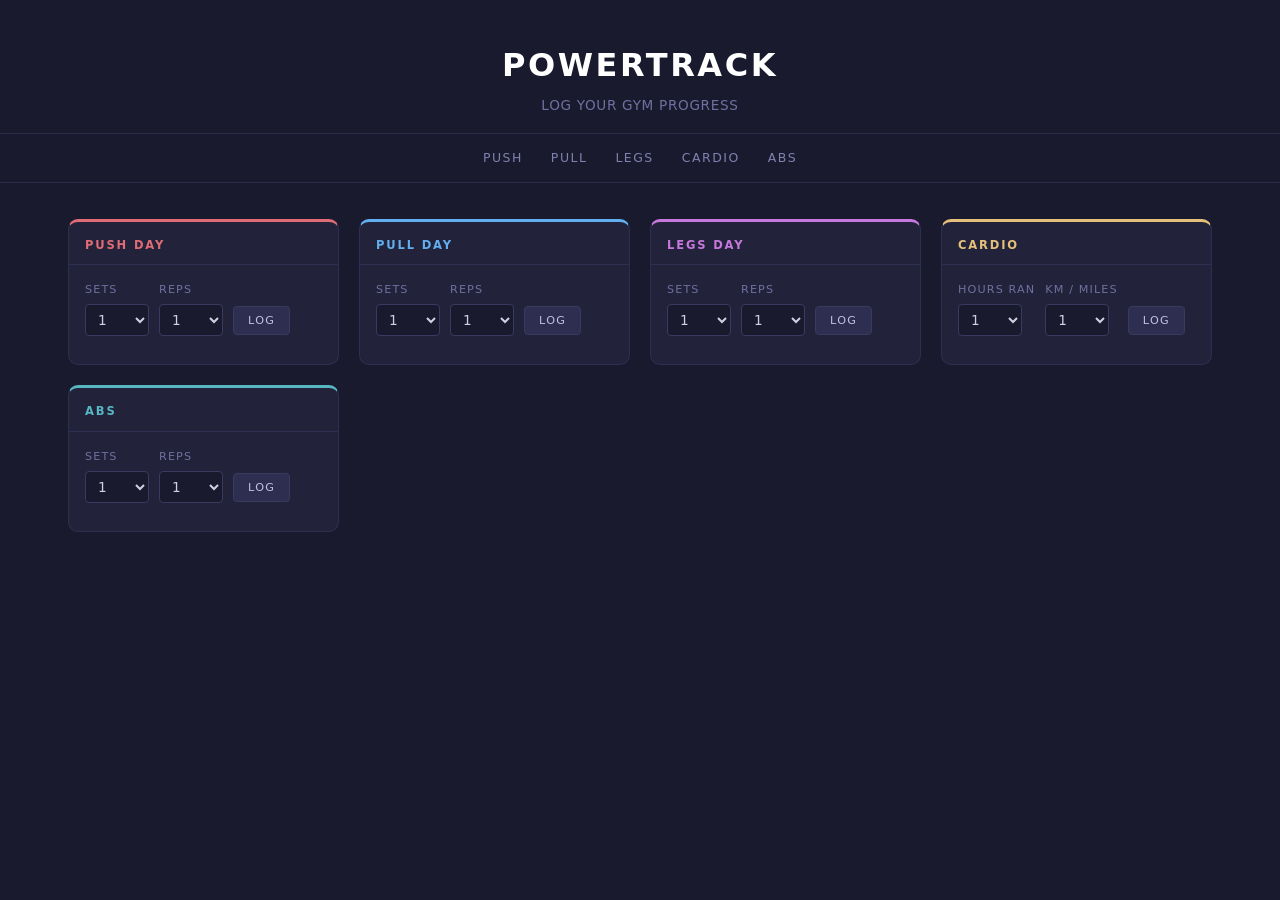
<file: index.html>
<!DOCTYPE html>
<html lang="en">

<head>
    <meta charset="UTF-8">
    <meta name="viewport" content="width=device-width, initial-scale=1.0">
    <title>PowerTrack</title>
    <link rel="stylesheet" href="css/style.css">
    <script src="script/script.js" defer></script>
</head>

<body>
    <header>
        <h1>PowerTrack</h1>
        <p class="subtitle">Log your gym progress</p>
    </header>

    <nav class="navigation-bar">
        <span>Push</span>
        <span>Pull</span>
        <span>Legs</span>
        <span>Cardio</span>
        <span>Abs</span>
    </nav>

    <section class="main-section">

        <!-- Push Day -->
        <div class="container push-card">
            <div class="container-title">Push Day</div>
            <div class="boxes" id="push-day">
                <div class="form-row">
                    <div class="form-group">
                        <label for="sets">Sets</label>
                        <select name="sets" id="sets">
                            <option value="1">1</option>
                            <option value="2">2</option>
                            <option value="3">3</option>
                            <option value="4">4</option>
                            <option value="5">5</option>
                        </select>
                    </div>
                    <div class="form-group">
                        <label for="repetitions">Reps</label>
                        <select name="repetitions" id="repetitions">
                            <option value="1">1</option>
                            <option value="2">2</option>
                            <option value="3">3</option>
                            <option value="4">4</option>
                            <option value="5">5</option>
                            <option value="6">6</option>
                            <option value="7">7</option>
                            <option value="8">8</option>
                            <option value="9">9</option>
                            <option value="10">10</option>
                            <option value="11">11</option>
                            <option value="12">12</option>
                        </select>
                    </div>
                    <input type="button" value="LOG" id="push-button" class="log-btn">
                </div>
                <div class="log-list" id="push-log"></div>
            </div>
        </div>

        <!-- Pull Day -->
        <div class="container pull-card">
            <div class="container-title">Pull Day</div>
            <div class="boxes" id="pull-day">
                <div class="form-row">
                    <div class="form-group">
                        <label for="pull-sets">Sets</label>
                        <select name="pull-sets" id="pull-sets">
                            <option value="1">1</option>
                            <option value="2">2</option>
                            <option value="3">3</option>
                            <option value="4">4</option>
                            <option value="5">5</option>
                        </select>
                    </div>
                    <div class="form-group">
                        <label for="pull-reps">Reps</label>
                        <select name="pull-reps" id="pull-reps">
                            <option value="1">1</option>
                            <option value="2">2</option>
                            <option value="3">3</option>
                            <option value="4">4</option>
                            <option value="5">5</option>
                            <option value="6">6</option>
                            <option value="7">7</option>
                            <option value="8">8</option>
                            <option value="9">9</option>
                            <option value="10">10</option>
                            <option value="11">11</option>
                            <option value="12">12</option>
                        </select>
                    </div>
                    <input type="button" value="LOG" id="pull-button" class="log-btn">
                </div>
                <div class="log-list" id="pull-log"></div>
            </div>
        </div>

        <!-- Legs Day -->
        <div class="container legs-card">
            <div class="container-title">Legs Day</div>
            <div class="boxes" id="legs-day">
                <div class="form-row">
                    <div class="form-group">
                        <label for="legs-sets">Sets</label>
                        <select name="legs-sets" id="legs-sets">
                            <option value="1">1</option>
                            <option value="2">2</option>
                            <option value="3">3</option>
                            <option value="4">4</option>
                            <option value="5">5</option>
                        </select>
                    </div>
                    <div class="form-group">
                        <label for="legs-reps">Reps</label>
                        <select name="legs-reps" id="legs-reps">
                            <option value="1">1</option>
                            <option value="2">2</option>
                            <option value="3">3</option>
                            <option value="4">4</option>
                            <option value="5">5</option>
                            <option value="6">6</option>
                            <option value="7">7</option>
                            <option value="8">8</option>
                            <option value="9">9</option>
                            <option value="10">10</option>
                            <option value="11">11</option>
                            <option value="12">12</option>
                        </select>
                    </div>
                    <input type="button" value="LOG" id="legs-button" class="log-btn">
                </div>
                <div class="log-list" id="legs-log"></div>
            </div>
        </div>

        <!-- Cardio -->
        <div class="container cardio-card">
            <div class="container-title">Cardio</div>
            <div class="boxes" id="cardio-day">
                <div class="form-row">
                    <div class="form-group">
                        <label for="cardio-sets">Hours Ran</label>
                        <select name="cardio-sets" id="cardio-sets">
                            <option value="1">1</option>
                            <option value="2">2</option>
                            <option value="3">3</option>
                            <option value="4">4</option>
                            <option value="5">5</option>
                               <option value="1">1</option>
   <option value="2">2</option>
   <option value="3">3</option>
   <option value="4">4</option>
   <option value="5">5</option>
                        </select>
                    </div>
                    <div class="form-group">
                        <label for="cardio-reps">KM / Miles</label>
                        <select name="cardio-reps" id="cardio-reps">
                            <option value="1">1</option>
                            <option value="2">2</option>
                            <option value="3">3</option>
                            <option value="4">4</option>
                            <option value="5">5</option>
                            <option value="6">6</option>
                            <option value="7">7</option>
                            <option value="8">8</option>
                            <option value="9">9</option>
                            <option value="10">10</option>
                            <option value="11">11</option>
                            <option value="12">12</option>
                        </select>
                    </div>
                    <input type="button" value="LOG" id="cardio-button" class="log-btn">
                </div>
                <div class="log-list" id="cardio-log"></div>
            </div>
        </div>

        <!-- Abdominal Workout -->
        <div class="container abs-card">
            <div class="container-title">Abs</div>
            <div class="boxes" id="abs-day">
                <div class="form-row">
                    <div class="form-group">
                        <label for="abs-sets">Sets</label>
                        <select name="abs-sets" id="abs-sets">
                            <option value="1">1</option>
                            <option value="2">2</option>
                            <option value="3">3</option>
                            <option value="4">4</option>
                            <option value="5">5</option>
                        </select>
                    </div>
                    <div class="form-group">
                        <label for="abs-reps">Reps</label>
                        <select name="abs-reps" id="abs-reps">
                            <option value="1">1</option>
                            <option value="2">2</option>
                            <option value="3">3</option>
                            <option value="4">4</option>
                            <option value="5">5</option>
                            <option value="6">6</option>
                            <option value="7">7</option>
                            <option value="8">8</option>
                            <option value="9">9</option>
                            <option value="10">10</option>
                            <option value="11">11</option>
                            <option value="12">12</option>
                        </select>
                    </div>
                    <input type="button" value="LOG" id="abs-button" class="log-btn">
                </div>
                <div class="log-list" id="abs-log"></div>
            </div>
        </div>

    </section>


</body>

</html>
</file>
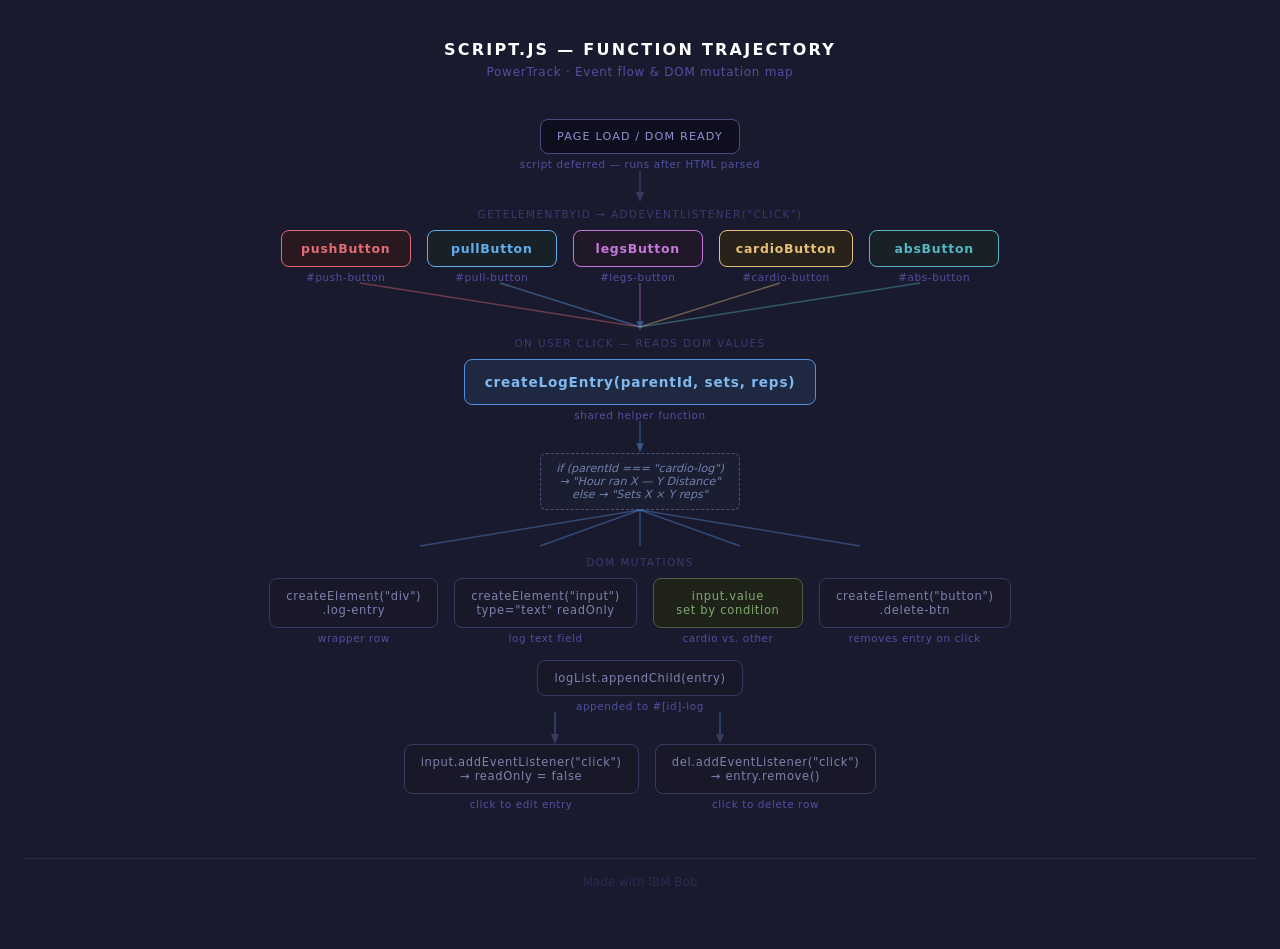
<file: docs/js-flow-diagram.html>
<!DOCTYPE html>
<html lang="en">
<head>
<meta charset="UTF-8">
<style>
  * { box-sizing: border-box; margin: 0; padding: 0; }
  body {
    background: #1a1a2e;
    font-family: 'Segoe UI', system-ui, sans-serif;
    font-size: 13px;
    color: #d0d0e0;
    padding: 40px 24px 60px;
  }

  h1 {
    text-align: center;
    font-size: 1rem;
    letter-spacing: 0.14em;
    text-transform: uppercase;
    color: #fff;
    margin-bottom: 6px;
  }
  .meta {
    text-align: center;
    font-size: 0.75rem;
    color: #5050a0;
    margin-bottom: 40px;
    letter-spacing: 0.06em;
  }

  .diagram {
    display: flex;
    flex-direction: column;
    align-items: center;
    gap: 0;
    max-width: 900px;
    margin: 0 auto;
  }

  .row {
    display: flex;
    justify-content: center;
    gap: 16px;
    flex-wrap: wrap;
    position: relative;
    width: 100%;
  }

  .connector-block {
    width: 100%;
    display: flex;
    justify-content: center;
  }

  .node {
    border-radius: 8px;
    padding: 10px 16px;
    font-size: 0.78rem;
    font-weight: 600;
    letter-spacing: 0.06em;
    text-align: center;
    border: 1px solid;
    min-width: 130px;
  }

  .node-entry {
    background: #0e0e1e;
    border-color: #4a4a80;
    color: #9090d0;
    font-size: 0.7rem;
    font-weight: 400;
    letter-spacing: 0.1em;
    text-transform: uppercase;
  }

  .node-push   { background: #2a1820; border-color: #e06c75; color: #e06c75; }
  .node-pull   { background: #182028; border-color: #61afef; color: #61afef; }
  .node-legs   { background: #201828; border-color: #c678dd; color: #c678dd; }
  .node-cardio { background: #28221a; border-color: #e5c07b; color: #e5c07b; }
  .node-abs    { background: #182028; border-color: #56b6c2; color: #56b6c2; }

  .node-helper {
    background: #1e2840;
    border-color: #5090e0;
    color: #80b8f0;
    font-size: 0.85rem;
    min-width: 220px;
    padding: 14px 20px;
  }

  .node-label {
    font-size: 0.65rem;
    color: #5050a0;
    margin-top: 4px;
    text-align: center;
    letter-spacing: 0.06em;
  }

  .node-wrap {
    display: flex;
    flex-direction: column;
    align-items: center;
  }

  .node-dom {
    background: #181828;
    border-color: #3a3a60;
    color: #8080b0;
    font-size: 0.72rem;
    font-weight: 400;
    min-width: 150px;
  }
  .node-dom-special {
    background: #1e2218;
    border-color: #4a6040;
    color: #80a870;
    font-size: 0.72rem;
    font-weight: 400;
    min-width: 150px;
  }

  svg.lines { overflow: visible; display: block; }
  .line        { stroke: #3a3a60; stroke-width: 1.5; fill: none; }
  .line-push   { stroke: #e06c7566; }
  .line-pull   { stroke: #61afef66; }
  .line-legs   { stroke: #c678dd66; }
  .line-cardio { stroke: #e5c07b66; }
  .line-abs    { stroke: #56b6c266; }
  .line-helper { stroke: #5090e066; }
  .arrow        { fill: #3a3a60; }
  .arrow-helper { fill: #5090e066; }

  .node-cond {
    background: #1a1e30;
    border: 1px dashed #4a5080;
    border-radius: 6px;
    color: #7080b0;
    font-size: 0.7rem;
    padding: 8px 14px;
    min-width: 200px;
    text-align: center;
    font-style: italic;
  }

  .section-label {
    font-size: 0.65rem;
    letter-spacing: 0.14em;
    text-transform: uppercase;
    color: #3a3a70;
    margin: 6px 0 2px;
    text-align: center;
    width: 100%;
  }

  .spacer    { height: 8px; }
  .spacer-lg { height: 16px; }

  footer {
    text-align: center;
    margin-top: 48px;
    font-size: 12px;
    color: #2a2a50;
    border-top: 1px solid #2a2a4a;
    padding-top: 16px;
  }
</style>
</head>
<body>

<h1>script.js — Function Trajectory</h1>
<p class="meta">PowerTrack · Event flow &amp; DOM mutation map</p>

<div class="diagram">

  <!-- LAYER 0: Page load -->
  <div class="row">
    <div class="node-wrap">
      <div class="node node-entry">Page Load / DOM Ready</div>
      <div class="node-label">script deferred — runs after HTML parsed</div>
    </div>
  </div>

  <div class="connector-block">
    <svg class="lines" width="2" height="32"><line class="line" x1="1" y1="0" x2="1" y2="28"/><polygon class="arrow" points="1,32 -3,22 5,22"/></svg>
  </div>

  <!-- LAYER 1: Button listeners -->
  <div class="section-label">getElementById → addEventListener("click")</div>
  <div class="spacer"></div>
  <div class="row">
    <div class="node-wrap">
      <div class="node node-push">pushButton</div>
      <div class="node-label">#push-button</div>
    </div>
    <div class="node-wrap">
      <div class="node node-pull">pullButton</div>
      <div class="node-label">#pull-button</div>
    </div>
    <div class="node-wrap">
      <div class="node node-legs">legsButton</div>
      <div class="node-label">#legs-button</div>
    </div>
    <div class="node-wrap">
      <div class="node node-cardio">cardioButton</div>
      <div class="node-label">#cardio-button</div>
    </div>
    <div class="node-wrap">
      <div class="node node-abs">absButton</div>
      <div class="node-label">#abs-button</div>
    </div>
  </div>

  <!-- Converging arrows -->
  <div class="connector-block" style="height:48px; position:relative;">
    <svg class="lines" width="700" height="48" viewBox="0 0 700 48">
      <line class="line line-push"   x1="70"  y1="0" x2="350" y2="44"/>
      <line class="line line-pull"   x1="210" y1="0" x2="350" y2="44"/>
      <line class="line line-legs"   x1="350" y1="0" x2="350" y2="44"/>
      <line class="line line-cardio" x1="490" y1="0" x2="350" y2="44"/>
      <line class="line line-abs"    x1="630" y1="0" x2="350" y2="44"/>
      <polygon class="arrow-helper" points="350,48 346,38 354,38"/>
    </svg>
  </div>

  <!-- LAYER 2: Helper -->
  <div class="section-label">on user click — reads DOM values</div>
  <div class="spacer"></div>
  <div class="row">
    <div class="node-wrap">
      <div class="node node-helper">createLogEntry(parentId, sets, reps)</div>
      <div class="node-label">shared helper function</div>
    </div>
  </div>

  <div class="connector-block">
    <svg class="lines" width="2" height="32"><line class="line line-helper" x1="1" y1="0" x2="1" y2="28"/><polygon class="arrow-helper" points="1,32 -3,22 5,22"/></svg>
  </div>

  <!-- LAYER 3: Branch condition -->
  <div class="row">
    <div class="node-cond">if (parentId === "cardio-log")<br>→ "Hour ran X — Y Distance"<br>else → "Sets X × Y reps"</div>
  </div>

  <!-- Fan-out arrows -->
  <div class="connector-block" style="height:40px; position:relative;">
    <svg class="lines" width="600" height="40" viewBox="0 0 600 40">
      <line class="line line-helper" x1="300" y1="0" x2="80"  y2="36"/>
      <line class="line line-helper" x1="300" y1="0" x2="200" y2="36"/>
      <line class="line line-helper" x1="300" y1="0" x2="300" y2="36"/>
      <line class="line line-helper" x1="300" y1="0" x2="400" y2="36"/>
      <line class="line line-helper" x1="300" y1="0" x2="520" y2="36"/>
    </svg>
  </div>

  <!-- LAYER 4: DOM mutations -->
  <div class="section-label">DOM mutations</div>
  <div class="spacer"></div>
  <div class="row">
    <div class="node-wrap">
      <div class="node node-dom">createElement("div")<br>.log-entry</div>
      <div class="node-label">wrapper row</div>
    </div>
    <div class="node-wrap">
      <div class="node node-dom">createElement("input")<br>type="text" readOnly</div>
      <div class="node-label">log text field</div>
    </div>
    <div class="node-wrap">
      <div class="node node-dom-special">input.value<br>set by condition</div>
      <div class="node-label">cardio vs. other</div>
    </div>
    <div class="node-wrap">
      <div class="node node-dom">createElement("button")<br>.delete-btn</div>
      <div class="node-label">removes entry on click</div>
    </div>
    <div class="node-wrap">
      <div class="node node-dom">logList.appendChild(entry)</div>
      <div class="node-label">appended to #[id]-log</div>
    </div>
  </div>

  <!-- Arrows to nested listeners -->
  <div class="connector-block" style="height:32px">
    <svg class="lines" width="500" height="32" viewBox="0 0 500 32">
      <line class="line line-helper" x1="165" y1="0" x2="165" y2="28"/>
      <line class="line line-helper" x1="330" y1="0" x2="330" y2="28"/>
      <polygon class="arrow" points="165,32 161,22 169,22"/>
      <polygon class="arrow" points="330,32 326,22 334,22"/>
    </svg>
  </div>

  <!-- LAYER 5: Nested listeners -->
  <div class="row">
    <div class="node-wrap">
      <div class="node node-dom" style="min-width:180px">input.addEventListener("click")<br>→ readOnly = false</div>
      <div class="node-label">click to edit entry</div>
    </div>
    <div class="node-wrap">
      <div class="node node-dom" style="min-width:180px">del.addEventListener("click")<br>→ entry.remove()</div>
      <div class="node-label">click to delete row</div>
    </div>
  </div>

</div>

<footer>Made with IBM Bob</footer>
</body>
</html>
</file>
<file: css/style.css>
/* ── Reset ── */
* {
    padding: 0;
    margin: 0;
    box-sizing: border-box;
}

/* ── Base ── */
body {
    background-color: #1a1a2e;
    color: #d0d0e0;
    font-family: 'Segoe UI', system-ui, sans-serif;
    font-size: 15px;
    line-height: 1.6;
    min-height: 100vh;
}

/* ── Header ── */
header {
    text-align: center;
    padding: 40px 20px 16px;
    border-bottom: 1px solid #2a2a4a;
}

header h1 {
    font-size: 2rem;
    font-weight: 700;
    letter-spacing: 0.08em;
    text-transform: uppercase;
    color: #ffffff;
}

.subtitle {
    margin-top: 4px;
    font-size: 0.85rem;
    color: #7070a0;
    letter-spacing: 0.05em;
    text-transform: uppercase;
}

/* ── Nav ── */
.navigation-bar {
    display: flex;
    justify-content: center;
    gap: 28px;
    padding: 14px 20px;
    border-bottom: 1px solid #2a2a4a;
}

.navigation-bar span {
    font-size: 0.78rem;
    letter-spacing: 0.12em;
    text-transform: uppercase;
    color: #8080b0;
    cursor: default;
}

/* ── Grid ── */
.main-section {
    display: grid;
    grid-template-columns: repeat(auto-fill, minmax(220px, 1fr));
    gap: 20px;
    padding: 36px 28px;
    max-width: 1200px;
    margin: 0 auto;
}

/* ── Card base ── */
.container {
    background-color: #22223a;
    border: 1px solid #2e2e50;
    border-radius: 10px;
    overflow: hidden;
    border-top-width: 3px;
}

/* ── Card accent colors (top border + title) ── */
.push-card   { border-top-color: #e06c75; }
.pull-card   { border-top-color: #61afef; }
.legs-card   { border-top-color: #c678dd; }
.cardio-card { border-top-color: #e5c07b; }
.abs-card    { border-top-color: #56b6c2; }

.push-card   .container-title { color: #e06c75; }
.pull-card   .container-title { color: #61afef; }
.legs-card   .container-title { color: #c678dd; }
.cardio-card .container-title { color: #e5c07b; }
.abs-card    .container-title { color: #56b6c2; }

.container-title {
    padding: 14px 16px 10px;
    font-size: 0.72rem;
    font-weight: 700;
    letter-spacing: 0.16em;
    text-transform: uppercase;
    border-bottom: 1px solid #2e2e50;
}

/* ── Form inside card ── */
.boxes {
    padding: 16px;
}

.form-row {
    display: flex;
    align-items: flex-end;
    gap: 10px;
    flex-wrap: wrap;
}

.form-group {
    display: flex;
    flex-direction: column;
    gap: 5px;
}

.form-group label {
    font-size: 0.7rem;
    letter-spacing: 0.1em;
    text-transform: uppercase;
    color: #7070a0;
}

.form-group select {
    background-color: #1a1a2e;
    color: #d0d0e0;
    border: 1px solid #3a3a60;
    border-radius: 4px;
    padding: 6px 8px;
    font-size: 0.85rem;
    font-family: inherit;
    cursor: pointer;
    outline: none;
    width: 64px;
}

.form-group select:focus {
    border-color: #5a5a90;
}

/* ── Log button ── */
.log-btn {
    background-color: #2e2e50;
    color: #c0c0e0;
    border: 1px solid #3a3a60;
    border-radius: 4px;
    padding: 7px 14px;
    font-size: 0.7rem;
    font-family: inherit;
    letter-spacing: 0.12em;
    text-transform: uppercase;
    cursor: pointer;
    margin-bottom: 1px;
}

.log-btn:hover {
    background-color: #3a3a66;
    color: #ffffff;
    border-color: #5a5a90;
}

/* ── Logged entries ── */
.log-list {
    margin-top: 12px;
    display: flex;
    flex-direction: column;
    gap: 6px;
}

.log-entry {
    display: flex;
    align-items: center;
    gap: 8px;
}

.log-entry input[type="text"] {
    flex: 1;
    background-color: #1a1a2e;
    color: #c0c0e0;
    border: 1px solid #2e2e50;
    border-radius: 4px;
    padding: 5px 8px;
    font-size: 0.8rem;
    font-family: inherit;
    outline: none;
    min-width: 0;
}

.log-entry input[type="text"]:focus {
    border-color: #5a5a90;
}

/* ── Save / Delete buttons ── */
.save-btn,
.delete-btn {
    background: none;
    border: 1px solid;
    border-radius: 4px;
    font-size: 0.68rem;
    font-family: inherit;
    letter-spacing: 0.08em;
    text-transform: uppercase;
    padding: 4px 9px;
    cursor: pointer;
    flex-shrink: 0;
    white-space: nowrap;
}

.save-btn {
    color: #56b6c2;
    border-color: #2a5060;
}

.save-btn:hover {
    color: #88d8e0;
    border-color: #3a7080;
}

.delete-btn {
    color: #6060a0;
    border-color: #3a3a60;
}

.delete-btn:hover {
    color: #e06c75;
    border-color: #703040;
}


/* button-test */
#button-test { 
    display: block;
}
</file>
